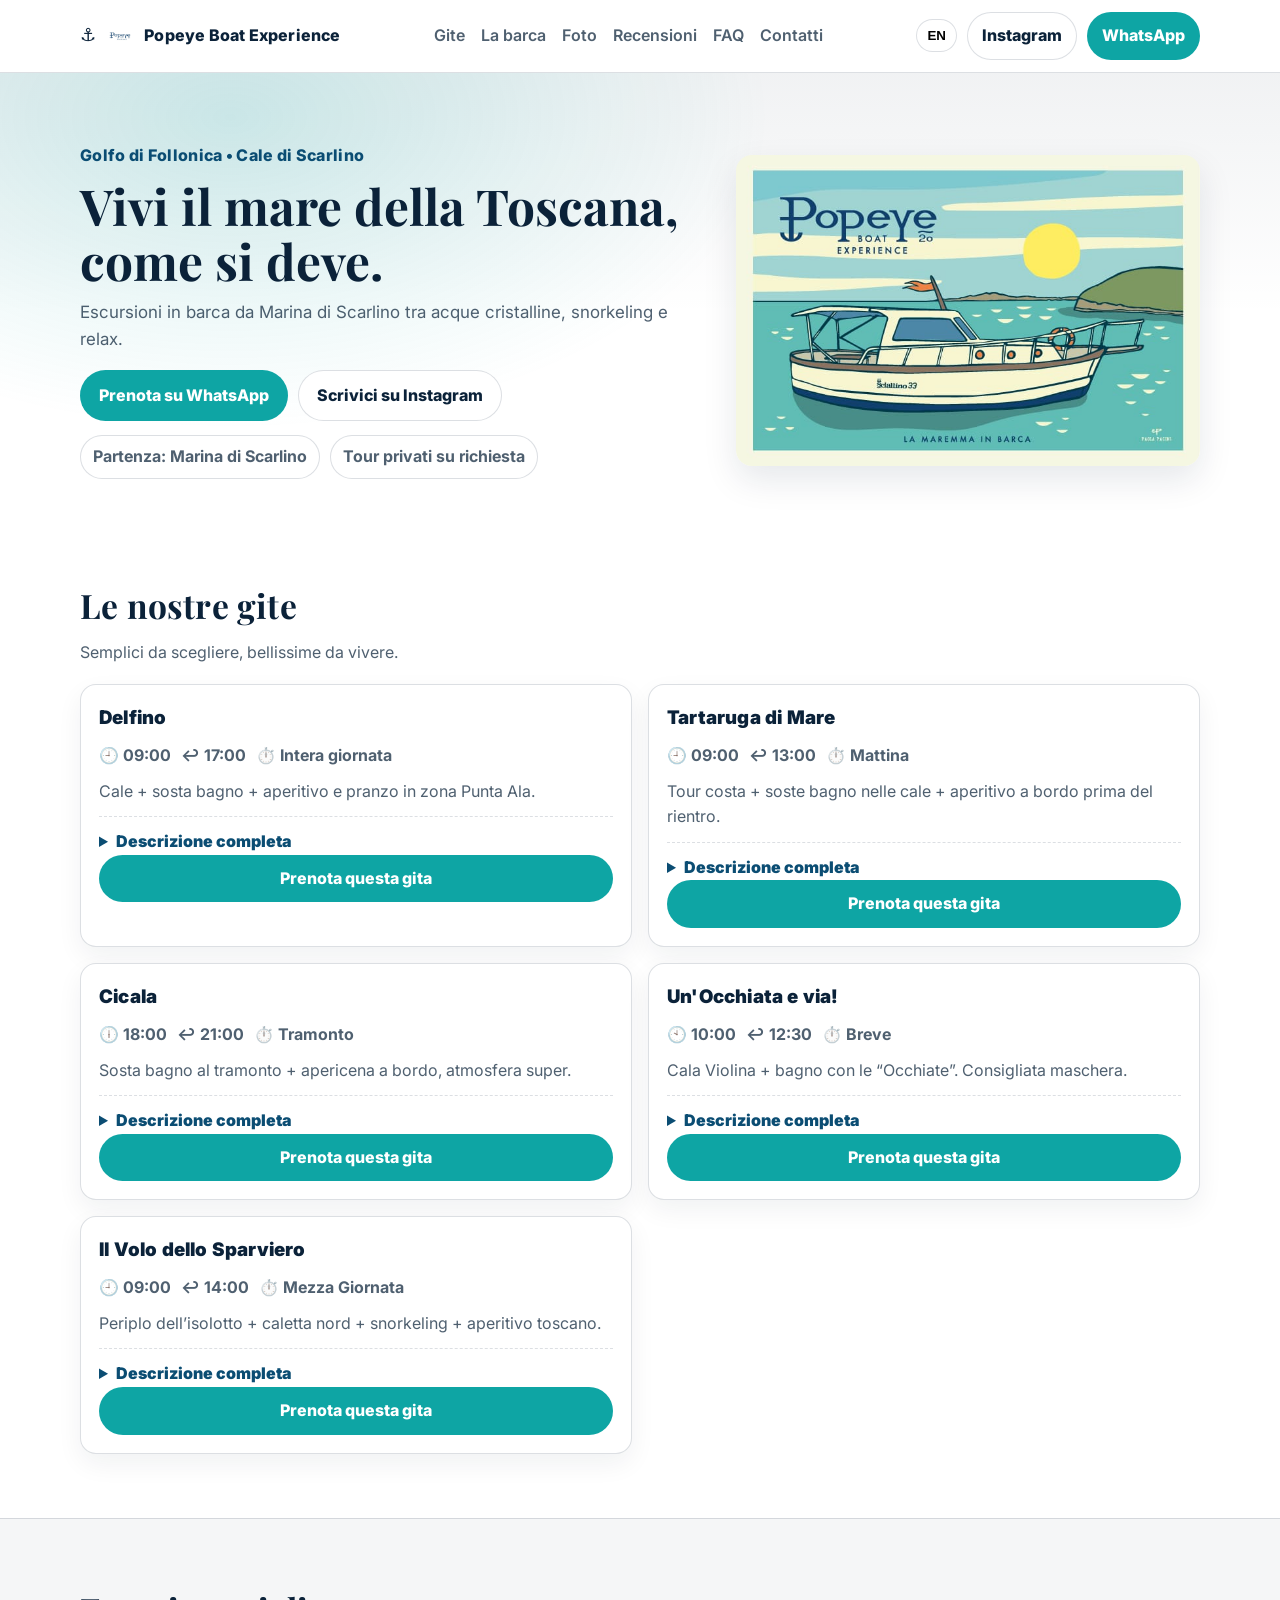
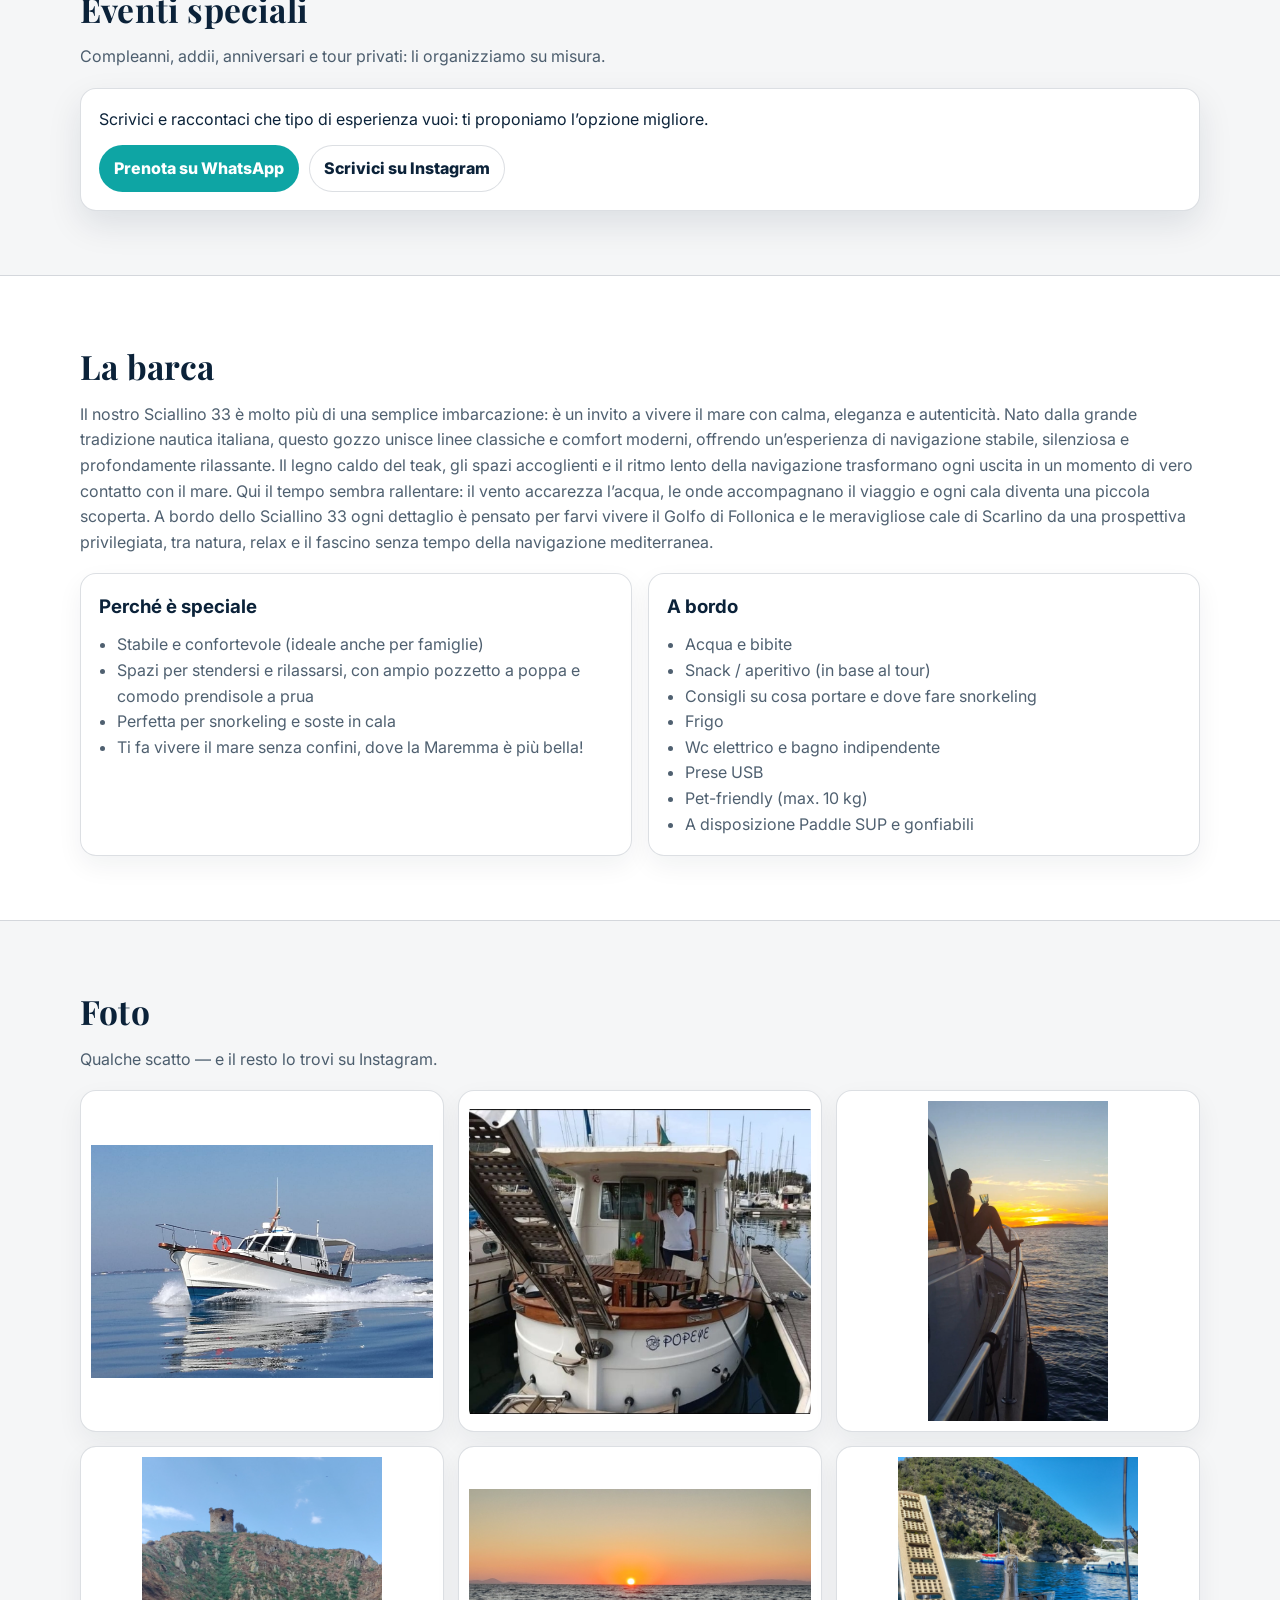
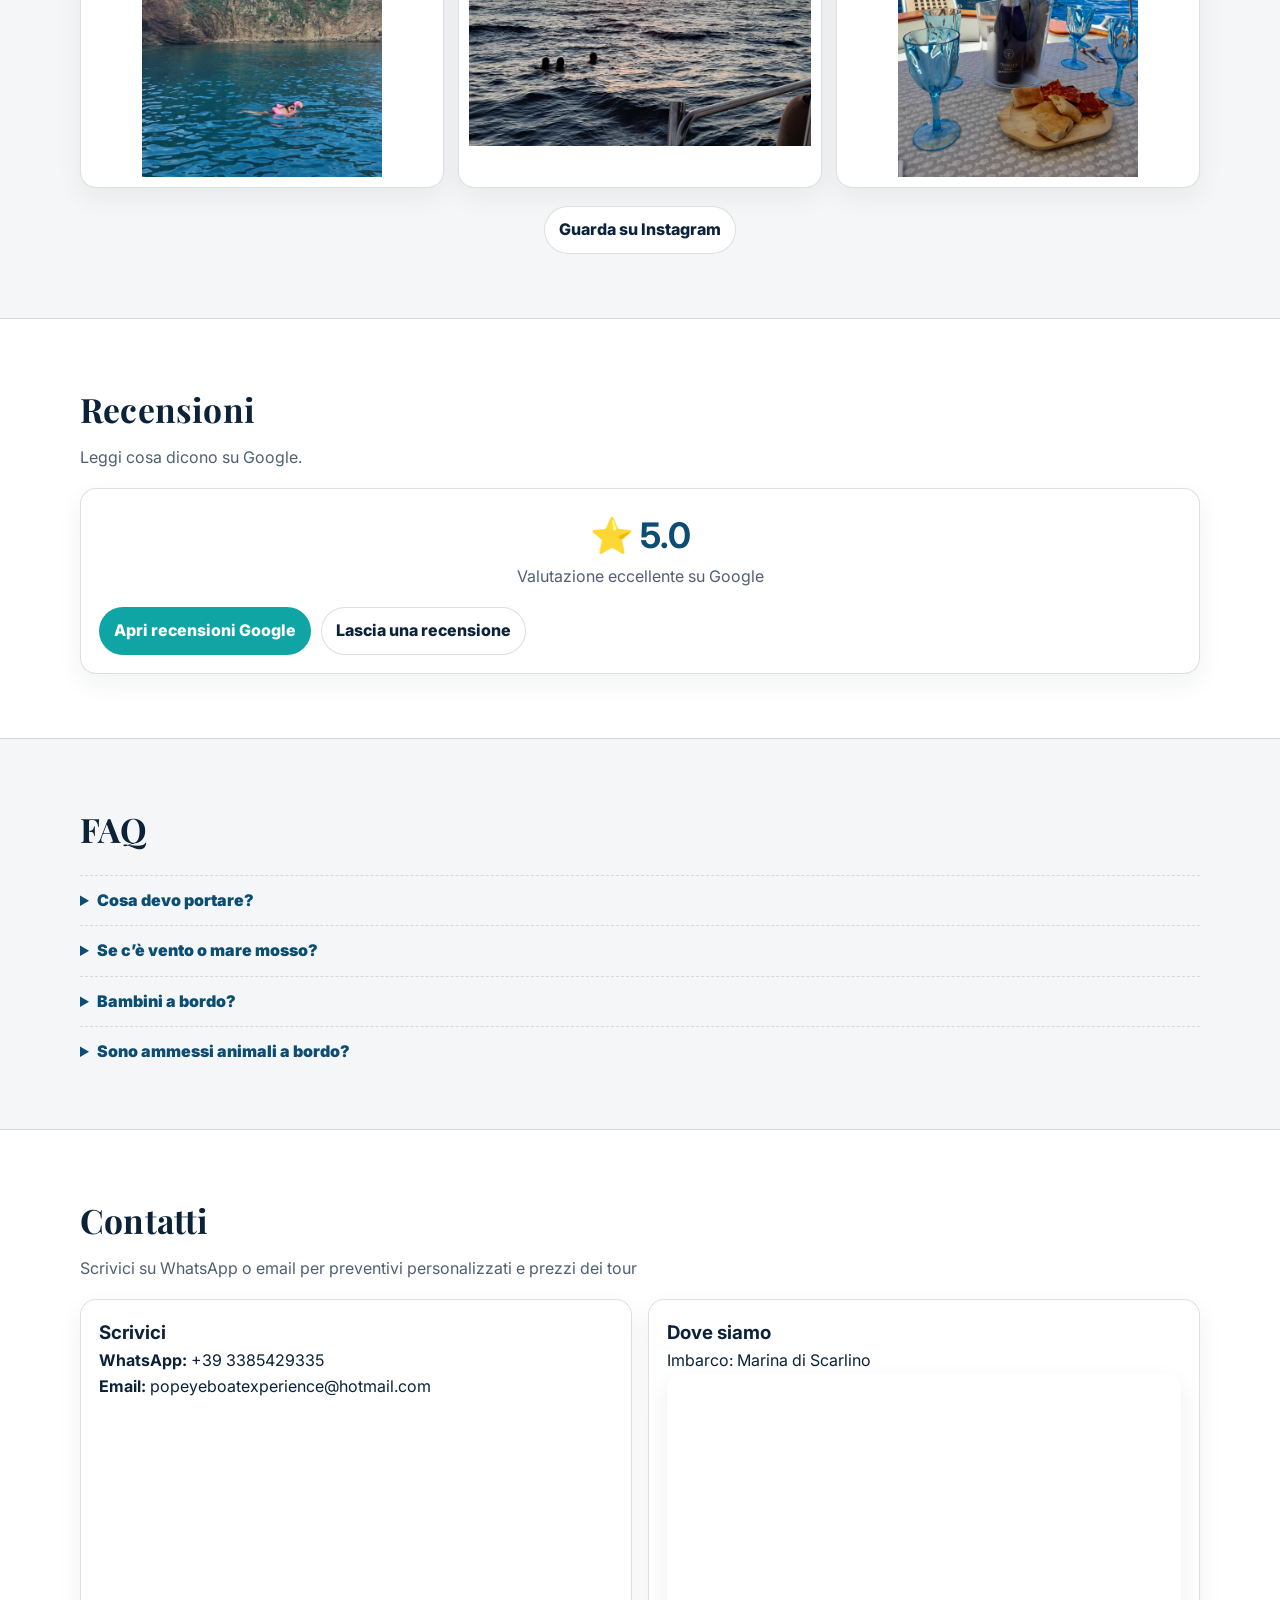
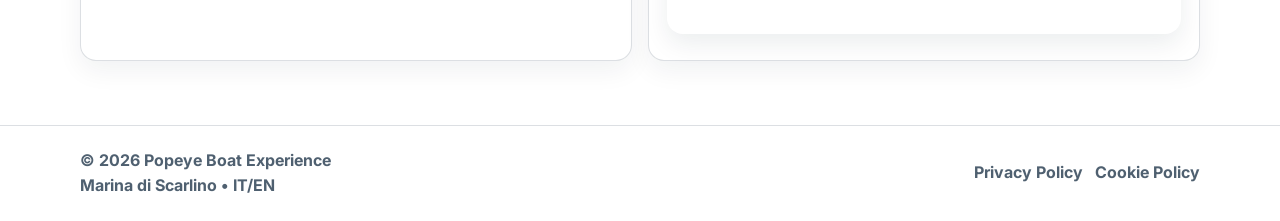
<file: index.html>
<!doctype html>
<html lang="it">
<head>
  <meta charset="utf-8" />
  <meta name="viewport" content="width=device-width, initial-scale=1" />
  <title>Popeye Boat Experience | Gite in Barca nel Golfo di Follonica</title>
  <meta name="description" content="Escursioni in barca dalla Marina di Scarlino tra Cala Violina, Cala Martina, Cala Civette e Isolotto dello Sparviero. Tour in barca, snorkeling, aperitivo al tramonto ed esperienze private nel Golfo di Follonica." />
  <meta name="robots" content="index,follow" />
  <link rel="canonical" href="https://popeyeboatexperience.com/" />
  <meta name="theme-color" content="#0b3b60" />

  <meta property="og:locale" content="it_IT" />
  <meta property="og:type" content="website" />
  <meta property="og:site_name" content="Popeye Boat Experience" />
  <meta property="og:title" content="Popeye Boat Experience | Gite in Barca nel Golfo di Follonica" />
  <meta property="og:description" content="Tour in barca da Marina di Scarlino tra cale, snorkeling, relax e aperitivo al tramonto nel Golfo di Follonica." />
  <meta property="og:image" content="https://popeyeboatexperience.com/assets/images/hero-popeye.jpeg" />
  <meta property="og:url" content="https://popeyeboatexperience.com/" />

  <meta name="twitter:card" content="summary_large_image" />
  <meta name="twitter:title" content="Popeye Boat Experience | Gite in Barca nel Golfo di Follonica" />
  <meta name="twitter:description" content="Escursioni in barca da Marina di Scarlino tra cale cristalline, snorkeling e aperitivo al tramonto." />
  <meta name="twitter:image" content="https://popeyeboatexperience.com/assets/images/hero-popeye.jpeg" />

  <script type="application/ld+json">
  {
    "@context": "https://schema.org",
    "@type": "TouristTrip",
    "name": "Popeye Boat Experience",
    "description": "Escursioni in barca nel Golfo di Follonica con partenza da Marina di Scarlino, tra Cala Violina, Cala Martina, Cala Civette e Isolotto dello Sparviero.",
    "url": "https://popeyeboatexperience.com/",
    "image": "https://popeyeboatexperience.com/assets/images/hero-popeye.jpeg",
    "touristType": ["Famiglie", "Coppie", "Piccoli gruppi"],
    "provider": {
      "@type": "LocalBusiness",
      "name": "Popeye Boat Experience",
      "email": "popeyeboatexperience@hotmail.com",
      "telephone": "+39 3385429335",
      "areaServed": "Golfo di Follonica"
    },
    "departureLocation": {
      "@type": "Marina",
      "name": "Marina di Scarlino"
    },
    "itinerary": [
      { "@type": "Place", "name": "Cala Martina" },
      { "@type": "Place", "name": "Cala Violina" },
      { "@type": "Place", "name": "Cala Civette" },
      { "@type": "Place", "name": "Isolotto dello Sparviero" }
    ]
  }
  </script>

  <script type="application/ld+json">
  {
    "@context": "https://schema.org",
    "@type": "FAQPage",
    "mainEntity": [
      {
        "@type": "Question",
        "name": "Cosa devo portare?",
        "acceptedAnswer": {
          "@type": "Answer",
          "text": "Costume, asciugamano, crema solare, cappello e maschera per snorkeling consigliata."
        }
      },
      {
        "@type": "Question",
        "name": "Se c'è vento o mare mosso?",
        "acceptedAnswer": {
          "@type": "Answer",
          "text": "I tour vengono effettuati solo con condizioni meteo marine ottimali. La conferma viene data il giorno prima della prenotazione e, in caso di cambiamento improvviso, il comandante può rientrare in porto per la sicurezza di tutti a bordo."
        }
      },
      {
        "@type": "Question",
        "name": "Bambini a bordo?",
        "acceptedAnswer": {
          "@type": "Answer",
          "text": "Sì, la barca è stabile e adatta anche alle famiglie."
        }
      },
      {
        "@type": "Question",
        "name": "Sono ammessi animali a bordo?",
        "acceptedAnswer": {
          "@type": "Answer",
          "text": "Sì, sono ammessi animali di piccola taglia fino a 10 kg."
        }
      }
    ]
  }
  </script>

  <link rel="preconnect" href="https://fonts.googleapis.com">
  <link rel="preconnect" href="https://fonts.gstatic.com" crossorigin>
  <link href="https://fonts.googleapis.com/css2?family=Inter:wght@400;600;700&family=Playfair+Display:wght@600;700&display=swap" rel="stylesheet">

  <link rel="stylesheet" href="style.css" />
  <link rel="icon" type="image/svg+xml" href="assets/images/logo_popeye.svg">
</head>

<body>
  <!-- HEADER -->
  <header class="site-header">
    <div class="container header-inner">
      <a class="brand" href="#top" aria-label="Popeye Boat Experience">
        <span class="brand-mark">⚓</span>
        <img src="assets/images/logo_popeye.svg" alt="Popeye Boat Experience logo" class="brand-logo">
        <span class="brand-text">Popeye Boat Experience</span>
      </a>

      <nav class="nav" aria-label="Primary">
        <a href="#tours" data-i18n="nav_tours">Gite</a>
        <a href="#boat" data-i18n="nav_boat">La barca</a>
        <a href="#gallery" data-i18n="nav_gallery">Foto</a>
        <a href="#reviews" data-i18n="nav_reviews">Recensioni</a>
        <a href="#faq" data-i18n="nav_faq">FAQ</a>
        <a href="#contacts" data-i18n="nav_contacts">Contatti</a>
      </nav>

      <div class="header-ctas">
        <button class="lang-toggle" id="langToggle" type="button" aria-label="Toggle language">EN</button>
        <a class="btn btn-ghost" id="igLink" href="#" target="_blank" rel="noreferrer">Instagram</a>
        <a class="btn btn-primary" id="waLink" href="#" target="_blank" rel="noreferrer">WhatsApp</a>
      </div>
    </div>
  </header>

 <!-- HERO -->
<main id="top">
  <section class="hero">
    <div class="container hero-inner">

      <div class="hero-copy">
        <p class="kicker" data-i18n="hero_kicker">Golfo di Follonica • Cale di Scarlino</p>
        <h1 class="hero-title" data-i18n="hero_title">Vivi il mare della Toscana, come si deve.</h1>
        <p class="hero-sub" data-i18n="hero_sub">
          Escursioni in barca dalla Marina di Scarlino tra acque cristalline, snorkeling e relax.
        </p>

        <div class="hero-ctas">
          <a class="btn btn-primary btn-lg" id="waHero" href="#" target="_blank" rel="noreferrer" data-i18n="cta_whatsapp">
            Prenota su WhatsApp
          </a>
          <a class="btn btn-ghost btn-lg" id="igHero" href="#" target="_blank" rel="noreferrer" data-i18n="cta_instagram">
            Scrivici su Instagram
          </a>
        </div>

        <div class="trust">
          <span class="trust-pill" data-i18n="trust_departure">Partenza: Marina di Scarlino</span>
          <span class="trust-pill" data-i18n="trust_private">Tour privati su richiesta</span>
        </div>
      </div>

      <!-- IMMAGINE HERO -->
      <div class="hero-image-box">
        <img src="assets/images/hero-cartolina.jpeg" alt="Boat tour Popeye Boat Experience Scarlino">
      </div>

    </div>
  </section>

    <!-- TOURS -->
    <section class="section" id="tours">
      <div class="container">
        <header class="section-head">
          <h2 data-i18n="tours_title">Le nostre gite</h2>
          <p class="section-sub" data-i18n="tours_sub">Semplici da scegliere, bellissime da vivere!</p>
        </header>

        <div class="grid">
          <!-- Delfino -->
          <article class="card">
            <div class="card-top">
              <h3>Delfino</h3>
              <div class="meta">
                <span data-i18n="meta_dep">🕘 09:00</span>
                <span data-i18n="meta_return_17">↩︎ 17:00</span>
                <span data-i18n="meta_full_day">⏱️ Intera giornata</span>
              </div>
              <p class="lead" data-i18n="delfino_lead">Cale + sosta bagno + aperitivo e pranzo in zona Punta Ala.</p>
            </div>

            <details class="details">
              <summary data-i18n="read_more">Descrizione completa</summary>
              <p data-i18n="delfino_text">
                Partenza alle ore 9 dalla Marina di Scarlino per una giornata tra Cala Martina, Cala Violina e Cala Civette.
                Sosta bagno in una delle baie e piccola colazione a bordo. Proseguimento verso Punta Ala con aperitivo e pranzo.
                Rientro previsto per le ore 17.
              </p>
            </details>

            <a class="btn btn-primary w-full tour-wa" href="#" target="_blank" rel="noreferrer" data-tour="Delfino" data-i18n="cta_book">
              Prenota questa gita
            </a>
          </article>

          <!-- Tartaruga di Mare -->
          <article class="card">
            <div class="card-top">
              <h3>Tartaruga di Mare</h3>
              <div class="meta">
                <span>🕘 09:00</span>
                <span>↩︎ 13:00</span>
                <span data-i18n="meta_morning">⏱️ Mattina</span>
              </div>
              <p class="lead" data-i18n="tarta_lead">Tour costa + soste bagno nelle cale + aperitivo a bordo prima del rientro.</p>
            </div>

            <details class="details">
              <summary data-i18n="read_more">Descrizione completa</summary>
              <p data-i18n="tarta_text">
                La più gettonata! Consigliata per famiglie con bambini.
                Partenza alle ore 9 dalla Marina di Scarlino. Cala Martina, Cala Violina e Cala Civette con soste bagno.
                Aperitivo a bordo prima del rientro. Rientro previsto per le ore 13.
              </p>
            </details>

            <a class="btn btn-primary w-full tour-wa" href="#" target="_blank" rel="noreferrer" data-tour="Tartaruga di Mare" data-i18n="cta_book">
              Prenota questa gita
            </a>
          </article>

          <!-- Cicala -->
          <article class="card">
            <div class="card-top">
              <h3>Cicala</h3>
              <div class="meta">
                <span>🕕 18:00</span>
                <span>↩︎ 21:00</span>
                <span data-i18n="meta_sunset">⏱️ Tramonto</span>
              </div>
              <p class="lead" data-i18n="cicala_lead">Sosta bagno al tramonto + apericena a bordo, atmosfera super.</p>
            </div>

            <details class="details">
              <summary data-i18n="read_more">Descrizione completa</summary>
              <p data-i18n="cicala_text">
                Partenza alle ore 18 dalla Marina di Scarlino. Cala Martina, Cala Violina e Cala Civette.
                Sosta bagno e apericena a bordo. Rientro previsto per le ore 21.
              </p>
            </details>

            <a class="btn btn-primary w-full tour-wa" href="#" target="_blank" rel="noreferrer" data-tour="Cicala" data-i18n="cta_book">
              Prenota questa gita
            </a>
          </article>

          <!-- Un'Occhiata e via! -->
          <article class="card">
            <div class="card-top">
              <h3>Un'Occhiata e via!</h3>
              <div class="meta">
                <span>🕙 10:00</span>
                <span>↩︎ 12:30</span>
                <span data-i18n="meta_short">⏱️ Breve</span>
              </div>
              <p class="lead" data-i18n="occhiata_lead">Cala Violina + bagno con le “Occhiate”. Consigliata maschera.</p>
            </div>

            <details class="details">
              <summary data-i18n="read_more">Descrizione completa</summary>
              <p data-i18n="occhiata_text">
                Partenza alle ore 10 verso Cala Violina. Sosta bagno e snorkeling con le Occhiate, piccoli pesci del nostro mare.
                Piccolo aperitivo a bordo. Rientro previsto per le ore 12:30.
              </p>
            </details>

            <a class="btn btn-primary w-full tour-wa" href="#" target="_blank" rel="noreferrer" data-tour="Un'Occhiata e via!" data-i18n="cta_book">
              Prenota questa gita
            </a>
          </article>

          <!-- Il Volo dello Sparviero -->
          <article class="card">
            <div class="card-top">
              <h3>Il Volo dello Sparviero</h3>
              <div class="meta">
                <span>🕘 09:00</span>
                <span>↩︎ 14:00</span>
                <span data-i18n="meta_islet">⏱️ Mezza giornata</span>
              </div>
              <p class="lead" data-i18n="sparviero_lead">Periplo dell’isolotto + caletta nord + snorkeling + aperitivo toscano.</p>
            </div>

            <details class="details">
              <summary data-i18n="read_more">Descrizione completa</summary>
              <p data-i18n="sparviero_text">
                Partenza alle ore 9 verso l’Isolotto dello Sparviero. Periplo con mare calmo, poi sosta bagno nella caletta nord.
                Aperi-pranzo con stuzzichini toscani. Rientro previsto per le ore 14.
              </p>
            </details>

            <a class="btn btn-primary w-full tour-wa" href="#" target="_blank" rel="noreferrer" data-tour="Il Volo dello Sparviero" data-i18n="cta_book">
              Prenota questa gita
            </a>
          </article>
        </div>
      </div>
    </section>

    <!-- EVENTS -->
    <section class="section section-alt" id="events">
      <div class="container">
        <header class="section-head">
          <h2 data-i18n="events_title">Eventi speciali</h2>
          <p class="section-sub" data-i18n="events_sub">Compleanni, addii, anniversari e tour privati: li organizziamo su misura.</p>
        </header>

        <div class="cta-panel">
          <p data-i18n="events_cta">Scrivici e raccontaci che tipo di esperienza vuoi: ti proponiamo l’opzione migliore.</p>
          <div class="cta-row">
            <a class="btn btn-primary" id="waEvents" href="#" target="_blank" rel="noreferrer" data-i18n="cta_whatsapp">Prenota su WhatsApp</a>
            <a class="btn btn-ghost" id="igEvents" href="#" target="_blank" rel="noreferrer" data-i18n="cta_instagram">Scrivici su Instagram</a>
          </div>
        </div>
      </div>
    </section>

    <!-- BOAT -->
    <section class="section" id="boat">
      <div class="container">
        <header class="section-head">
          <h2 data-i18n="boat_title">La barca</h2>
          <p class="section-sub" data-i18n="boat_sub">
          Il nostro Sciallino 33 è molto più di una semplice imbarcazione: è un invito a vivere il mare con calma, eleganza e autenticità.
          Nato dalla grande tradizione nautica italiana, questo gozzo unisce linee classiche e comfort moderni, offrendo un’esperienza di navigazione stabile, silenziosa e profondamente rilassante.
          Il legno caldo del teak, gli spazi accoglienti e il ritmo lento della navigazione trasformano ogni uscita in un momento di vero contatto con il mare.
          Qui il tempo sembra rallentare: il vento accarezza l’acqua, le onde accompagnano il viaggio e ogni cala diventa una piccola scoperta.
          A bordo dello Sciallino 33 ogni dettaglio è pensato per farvi vivere il Golfo di Follonica e le meravigliose cale di Scarlino da una prospettiva privilegiata, tra natura, relax e il fascino senza tempo della navigazione mediterranea.
          </p>
        </header>

        <div class="two-col">
          <div class="card soft">
            <h3 data-i18n="boat_why_title">Perché è speciale</h3>
            <ul class="bullets">
              <li data-i18n="boat_b1">Stabile e confortevole (ideale anche per famiglie)</li>
              <li data-i18n="boat_b2">Spazi per stendersi e rilassarsi, con ampio pozzetto a poppa e comodo prendisole a prua</li>
              <li data-i18n="boat_b3">Perfetta per snorkeling e soste in cala</li>
              <li data-i18n="boat_b4">Ti fa vivere il mare senza confini, dove la Maremma è più bella!</li>
            </ul>
          </div>

          <div class="card soft">
            <h3 data-i18n="boat_onboard_title">Servizi</h3>
            <ul class="bullets">
              <li data-i18n="boat_o1">Acqua e bibite</li>
              <li data-i18n="boat_o2">Snack / aperitivo (in base al tour)</li>
              <li data-i18n="boat_o3">Con capitano a bordo</li>
              <li data-i18n="boat_o4">Frigo</li>
              <li data-i18n="boat_o5">Wc elettrico e bagno indipendente</li>
              <li data-i18n="boat_o6">Prese USB</li>
              <li data-i18n="boat_o7">Pet-friendly (max. 10 kg)</li>
              <li data-i18n="boat_o8">A disposizione Paddle SUP e gonfiabili</li>
            </ul>
          </div>
        </div>
      </div>
    </section>

    <!-- GALLERY -->
    <section class="section section-alt" id="gallery">
      <div class="container">
        <header class="section-head">
          <h2 data-i18n="gallery_title">Foto</h2>
          <p class="section-sub" data-i18n="gallery_sub">Qualche scatto — il resto lo trovi su Instagram.</p>
        </header>

        <div class="gallery-grid">
          <a class="gallery-item">
            <img src="assets/images/barca.jpeg" alt="Sciallino 33 Popeye Boat Experience">
          </a>

          <a class="gallery-item">
            <img src="assets/images/comandante.jpeg" alt="Comandante Popeye Boat Experience">
          </a>

          <a class="gallery-item">
            <img src="assets/images/tramonto_uno.jpeg" alt="Cale di Scarlino">
          </a>

          <a class="gallery-item">
            <img src="assets/images/sosta_bagno.jpeg" alt="Sosta bagno durante il tour">
          </a>

          <a class="gallery-item">
            <img src="assets/images/tramonto_2.jpeg" alt="Tramonto in barca">
          </a>

          <a class="gallery-item">
            <img src="assets/images/aperitivo.jpeg" alt="Esperienza in barca nel Golfo di Follonica">
          </a>
        </div>

        <div class="center mt-18">
          <a class="btn btn-ghost" id="igGallery" href="#" target="_blank" rel="noreferrer" data-i18n="cta_see_instagram">
            Guarda su Instagram
          </a>
        </div>
      </div>
    </section>
    <!-- REVIEWS -->
    <section class="section" id="reviews">
      <div class="container">
        <header class="section-head">
          <h2 data-i18n="reviews_title">Recensioni</h2>
          <p class="section-sub" data-i18n="reviews_sub">Leggi cosa dicono su Google.</p>
        </header>
        <div class="card">
          <div class="rating-box">
            <div class="rating-score">
              ⭐ <strong>5.0</strong>
            </div>
            <p class="muted">
              Valutazione eccellente su Google
            </p>
          </div>
          
          <div class="cta-row">
            <a class="btn btn-primary" id="googleReviewsLink" href="#" target="_blank" rel="noreferrer">
              Apri recensioni Google
            </a>
            <a class="btn btn-ghost" id="googleLeaveLink" href="#" target="_blank" rel="noreferrer">
              Lascia una recensione
            </a>
          </div>
        </div>
      </div>
    </section>

    <!-- FAQ -->
    <section class="section section-alt" id="faq">
      <div class="container">
        <header class="section-head">
          <h2 data-i18n="faq_title">FAQ</h2>
        </header>

        <div class="faq">
          <details class="details">
            <summary data-i18n="faq1_q">Cosa devo portare?</summary>
            <p data-i18n="faq1_a">Costume, asciugamano, crema solare, cappello e (consigliata) maschera per snorkeling.</p>
          </details>
          <details class="details">
            <summary data-i18n="faq2_q">Se c’è vento o mare mosso?</summary>
            <p data-i18n="faq2_a">I tour vengono effettuati con condizioni meteo marine ottimali. La conferma delle condizioni meteo viene data il giorno prima della prenotazione.
            In caso di cambiamento improvviso delle stesse, il comondante si riserva di rientrare in porto per la sicurezza di tutte le persone a bordo.</p>
          </details>
          <details class="details">
            <summary data-i18n="faq3_q">Bambini a bordo?</summary>
            <p data-i18n="faq3_a">Sì, la barca è stabile e adatta anche alle famiglie. Scrivici per età e dettagli.</p>
          </details>
          <details class="details">
            <summary data-i18n="faq4_q">Sono ammessi animali a bordo?</summary>
            <p data-i18n="faq4_a">Si, Popeye ammette animali di piccola taglia, fino a 10 kg</p>
          </details>
        </div>
      </div>
    </section>

    <!-- CONTACTS -->
    <section class="section" id="contacts">
      <div class="container">
        <header class="section-head">
          <h2 data-i18n="contacts_title">Contatti</h2>
          <p class="section-sub" data-i18n="contacts_sub">Scrivici su WhatsApp o email per preventivi personalizzati e prezzi dei tour</p>
        </header>

        <div class="two-col">
          <div class="card">
            <h3 data-i18n="contacts_write">Scrivici</h3>
            <p><strong>WhatsApp:</strong> +39 3385429335</p>
            <p><strong>Email:</strong> popeyeboatexperience@hotmail.com</p>
          </div>

          <div class="card">
            <h3 data-i18n="contacts_where">Dove siamo</h3>
            <p data-i18n="contacts_port">Imbarco: Marina di Scarlino</p>
            <div class="map">
              <iframe
                src="https://www.google.com/maps/embed?pb=!1m18!1m12!1m3!1d1738.273683603952!2d10.78422395170421!3d42.885164469127844!2m3!1f0!2f0!3f0!3m2!1i1024!2i768!4f13.1!3m3!1m2!1s0x1329db44b909b183%3A0xd800d55ae8066f97!2sPopeye%20Boat%20Experience!5e0!3m2!1sit!2sit!4v1772299163478!5m2!1sit!2sit"
                loading="lazy"
                referrerpolicy="no-referrer-when-downgrade"
                allowfullscreen>
                
                </iframe>
            </div>
          </div>
        </div>
      </div>
    </section>

    <footer class="site-footer">
      <div class="container footer-inner">
        <div>
          <p>© <span id="year"></span> Popeye Boat Experience</p>
          <p class="muted">Marina di Scarlino • IT/EN</p>
        </div>
        
        <div class="footer-links">
          <a href="/privacy-policy.html">Privacy Policy</a>
          <a href="/cookie-policy.html">Cookie Policy</a>
        </div>
      </div>
    </footer>
  </main>

  <script>
    // ==== CONFIG ====
    const WHATSAPP_NUMBER = "393385429335";
    const EMAIL = "popeyeboatexperience@hotmail.com";
    const INSTAGRAM_URL = "https://www.instagram.com/_popeye_20/"; // <-- se diverso, lo cambiamo
    const GOOGLE_REVIEWS_URL = "https://share.google/OciUcv1xl3qEOehFe"; // <-- mi dai link pagina Google e lo metto
    const GOOGLE_LEAVE_REVIEW_URL = "https://g.page/r/CZdvBuha1QDYEBM/review"; // <-- link "lascia recensione"

    function waUrl(message) {
      const text = encodeURIComponent(message);
      return `https://wa.me/${WHATSAPP_NUMBER}?text=${text}`;
    }

    // Set links
    const baseMsgIT = "Ciao! Vorrei informazioni/prenotare una gita in barca con Popeye Boat Experience.";
    const baseMsgEN = "Hi! I'd like info / to book a boat tour with Popeye Boat Experience.";

    const waLinks = ["waLink","waHero","waQuick","waEvents","waContacts"]
      .map(id => document.getElementById(id)).filter(Boolean);

    const igLinks = ["igLink","igHero","igEvents","igGallery","igContacts"]
      .map(id => document.getElementById(id)).filter(Boolean);

    igLinks.forEach(a => a.href = INSTAGRAM_URL);

    document.getElementById("googleReviewsLink").href = GOOGLE_REVIEWS_URL;
    document.getElementById("googleLeaveLink").href = GOOGLE_LEAVE_REVIEW_URL;

    document.getElementById("year").textContent = new Date().getFullYear();

    // ==== i18n (simple) ====
    const dict = {
      it: {
        nav_tours: "Gite", nav_boat: "La barca", nav_gallery: "Foto", nav_reviews: "Recensioni", nav_faq: "FAQ", nav_contacts: "Contatti",
        hero_kicker: "Golfo di Follonica • Cale di Scarlino",
        hero_title: "Vivi il mare della Toscana, come si deve.",
        hero_sub: "Escursioni in barca da Marina di Scarlino tra acque cristalline, snorkeling e relax.",
        cta_whatsapp: "Prenota su WhatsApp",
        cta_instagram: "Scrivici su Instagram",
        cta_book: "Prenota questa gita",
        trust_departure: "Partenza: Marina di Scarlino",
        trust_private: "Tour privati su richiesta",
        quick_title: "Info rapide",
        quick_where: "Dove:", quick_lang: "Lingue:", quick_contact: "Contatto:",
        quick_note: "Rispondiamo il prima possibile 😊",
        tours_title: "Le nostre gite",
        tours_sub: "Semplici da scegliere, bellissime da vivere.",
        meta_dep: "🕘 09:00", meta_return_17: "↩︎ 17:00", meta_full_day: "⏱️ Intera giornata",
        meta_morning: "⏱️ Mattina", meta_sunset: "⏱️ Tramonto", meta_short: "⏱️ Breve", meta_islet: "⏱️ Mezza Giornata",
        read_more: "Descrizione completa",
        delfino_lead: "Cale + sosta bagno + aperitivo e pranzo in zona Punta Ala.",
        tarta_lead: "Tour costa + soste bagno nelle cale + aperitivo a bordo prima del rientro.",
        cicala_lead: "Sosta bagno al tramonto + apericena a bordo, atmosfera super.",
        occhiata_lead: "Cala Violina + bagno con le “Occhiate”. Consigliata maschera.",
        sparviero_lead: "Periplo dell’isolotto + caletta nord + snorkeling + aperitivo toscano.",
        delfino_text: "Partenza alle ore 9 dalla Marina di Scarlino per una giornata tra Cala Martina, Cala Violina e Cala Civette.Sosta bagno in una delle baie e piccola colazione a bordo. Proseguimento verso Punta Ala con aperitivo e pranzo. Rientro previsto per le ore 17.",
        tarta_text: "La più gettonata! Consigliata per famiglie con bambini. Partenza alle ore 9 dalla Marina di Scarlino. Cala Martina, Cala Violina e Cala Civette con soste bagno. Aperitivo a bordo prima del rientro. Rientro previsto per le ore 13.",
        cicala_text: "Partenza alle ore 18 dalla Marina di Scarlino. Cala Martina, Cala Violina e Cala Civette. Sosta bagno e apericena a bordo. Rientro previsto per le ore 21.",
        occhiata_text: "Partenza alle ore 10 verso Cala Violina. Sosta bagno e snorkeling con le Occhiate, piccoli pesci del nostro mare. Piccolo aperitivo a bordo. Rientro previsto per le ore 12:30.",
        sparviero_text: "Partenza alle ore 9 verso l’Isolotto dello Sparviero. Periplo con mare calmo, poi sosta bagno nella caletta nord. Aperi-pranzo con stuzzichini toscani. Rientro previsto per le ore 14.",
        events_title: "Eventi speciali",
        events_sub: "Compleanni, addii, anniversari e tour privati: li organizziamo su misura.",
        events_cta: "Scrivici e raccontaci che tipo di esperienza vuoi: ti proponiamo l’opzione migliore.",
        boat_title: "La barca",
        boat_sub: "Il nostro Sciallino 33 è molto più di una semplice imbarcazione: è un invito a vivere il mare con calma, eleganza e autenticità. Nato dalla grande tradizione nautica italiana, questo gozzo unisce linee classiche e comfort moderni, offrendo un’esperienza di navigazione stabile, silenziosa e profondamente rilassante. Il legno caldo del teak, gli spazi accoglienti e il ritmo lento della navigazione trasformano ogni uscita in un momento di vero contatto con il mare. Qui il tempo sembra rallentare: il vento accarezza l’acqua, le onde accompagnano il viaggio e ogni cala diventa una piccola scoperta. A bordo dello Sciallino 33 ogni dettaglio è pensato per farvi vivere il Golfo di Follonica e le meravigliose cale di Scarlino da una prospettiva privilegiata, tra natura, relax e il fascino senza tempo della navigazione mediterranea.",
        boat_why_title: "Perché è speciale",
        boat_b1: "Stabile e confortevole (ideale anche per famiglie)",
        boat_b2: "Spazi per stendersi e rilassarsi, con ampio pozzetto a poppa e comodo prendisole a prua",
        boat_b3: "Perfetta per snorkeling e soste in cala",
        boat_b4: "Ti fa vivere il mare senza confini, dove la Maremma è più bella!",
        boat_onboard_title: "A bordo",
        boat_o1: "Acqua e bibite",
        boat_o2: "Snack / aperitivo (in base al tour)",
        boat_o3: "Consigli su cosa portare e dove fare snorkeling",
        boat_o4: "Frigo",
        boat_o5: "Wc elettrico e bagno indipendente",
        boat_o6: "Prese USB",
        boat_o7: "Pet-friendly (max. 10 kg)",
        boat_o8: "A disposizione Paddle SUP e gonfiabili",
        gallery_title: "Foto",
        gallery_sub: "Qualche scatto — e il resto lo trovi su Instagram.",
        cta_see_instagram: "Guarda su Instagram",
        reviews_title: "Recensioni",
        reviews_sub: "Leggi cosa dicono su Google.",
        reviews_note: "Qui inseriamo l’embed delle recensioni Google (o un pulsante diretto alla pagina).",
        cta_open_reviews: "Apri recensioni Google",
        cta_leave_review: "Lascia una recensione",
        faq_title: "FAQ",
        faq1_q: "Cosa devo portare?",
        faq1_a: "Costume, asciugamano, crema solare, cappello e (consigliata) maschera per snorkeling.",
        faq2_q: "Se c’è vento o mare mosso?",
        faq2_a: "I tour vengono effettuati con condizioni meteo marine ottimali. La conferma delle condizioni meteo viene data il giorno prima della prenotazione. In caso di cambiamento improvviso delle stesse, il comondante si riserva di rientrare in porto per la sicurezza di tutte le persone a bordo.",
        faq3_q: "Bambini a bordo?",
        faq3_a: "Sì, la barca è stabile e adatta anche alle famiglie. Scrivici per età e dettagli.",
        faq4_q: "Sono ammessi animali a bordo?",
        faq4_a: "Si, Popeye ammette animali di piccola taglia, fino a 10 kg",
        contacts_title: "Contatti",
        contacts_sub: "Scrivici su WhatsApp o email per preventivi personalizzati e prezzi dei tour",
        contacts_write: "Scrivici",
        contacts_where: "Dove siamo",
        contacts_port: "Imbarco: Marina di Scarlino",
      },
      en: {
        nav_tours: "Tours", nav_boat: "The boat", nav_gallery: "Gallery", nav_reviews: "Reviews", nav_faq: "FAQ", nav_contacts: "Contacts",
        hero_kicker: "Gulf of Follonica • Scarlino coves",
        hero_title: "Experience Tuscany’s sea the right way.",
        hero_sub: "Boat tours from Marina di Scarlino: crystal waters, snorkeling and pure relax.",
        cta_whatsapp: "Book on WhatsApp",
        cta_instagram: "DM us on Instagram",
        cta_book: "Book this tour",
        trust_departure: "Departure: Marina di Scarlino",
        trust_private: "Private tours on request",
        quick_title: "Quick info",
        quick_where: "Where:", quick_lang: "Languages:", quick_contact: "Contact:",
        quick_note: "We reply as soon as possible 😊",
        tours_title: "Our tours",
        tours_sub: "Easy to choose, amazing to live.",
        meta_dep: "🕘 09:00", meta_return_17: "↩︎ 17:00", meta_full_day: "⏱️ Full day",
        meta_morning: "⏱️ Morning", meta_sunset: "⏱️ Sunset", meta_short: "⏱️ Short", meta_islet: "⏱️ Half Day",
        read_more: "Full description",
        delfino_lead: "Coves + swim stop + onboard aperitivo and lunch stop near Punta Ala.",
        tarta_lead: "Coast tour + swim stops + onboard aperitivo before return.",
        cicala_lead: "Sunset swim stop + onboard aperitivo dinner, great vibes.",
        occhiata_lead: "Cala Violina + swim with local fish (“Occhiate”). Mask recommended.",
        sparviero_lead: "Islet loop + north cove swim + snorkeling + Tuscan aperitivo.",
        delfino_text: "Departure at 9:00 AM from Marina di Scarlino for a day exploring Cala Martina, Cala Violina and Cala Civette. Swimming stop in one of the bays with a light breakfast on board. Then we continue towards Punta Ala with an aperitif and lunch. Return expected at around 5:00 PM.",
        tarta_text: "The most popular one! Recommended for families with children. Departure at 9:00 AM from Marina di Scarlino. Cala Martina, Cala Violina and Cala Civette with swimming stops. Aperitif on board before returning. Expected return at 1:00 PM.",
        cicala_text: "Departure at 6:00 PM from Marina di Scarlino. Cala Martina, Cala Violina and Cala Civette. Swim stop and onboard aperitivo dinner. Return around 9:00 PM",
        occhiata_text: "Departure at 10:00 AM towards Cala Violina. Swimming stop and snorkeling with Occhiate, small fish typical of our sea. Small aperitif on board. Return expected at 12:30 PM.",
        sparviero_text: "Departure at 9:00 AM towards the Isolotto dello Sparviero. Circumnavigation in calm waters, then a swimming stop in the northern cove. Aperi-lunch with Tuscan appetizers on board. Return expected at 2:00 PM.",
        events_title: "Special events",
        events_sub: "Birthdays, bachelor/hen parties, anniversaries and private tours — tailored for you.",
        events_cta: "Message us with your idea: we’ll suggest the best option.",
        boat_title: "The boat",
        boat_sub: "Our Sciallino 33 is much more than a simple boat: it is an invitation to experience the sea with calm, elegance and authenticity. Born from the great Italian nautical tradition, this classic gozzo combines timeless lines with modern comfort, offering a smooth, stable and deeply relaxing navigation. The warm teak wood, the welcoming spaces and the gentle rhythm of sailing transform every trip into a true connection with the sea. Here time seems to slow down: the wind brushes the water, the waves accompany the journey, and every cove becomes a small discovery. On board the Sciallino 33, every detail is designed to let you experience the Gulf of Follonica and the beautiful coves of Scarlino from a privileged perspective, surrounded by nature, relaxation and the timeless charm of Mediterranean navigation.",
        boat_why_title: "Why it’s great",
        boat_b1: "Stable and comfortable (great for families)",
        boat_b2: "Spaces to lie down and relax, with a spacious cockpit at the stern and a comfortable sunbathing area at the bow.",
        boat_b3: "Perfect for snorkeling and cove stops",
        boat_b4: "It lets you experience the sea without boundaries, where the Maremma is at its most beautiful!",
        boat_onboard_title: "On board",
        boat_o1: "Water and soft drinks",
        boat_o2: "Snacks / aperitivo (depending on tour)",
        boat_o3: "Tips on what to bring and best snorkeling spots",
        boat_o4: "Fridge",
        boat_o5: "Electric toilet and separate bathroom",
        boat_o6: "USB ports",
        boat_o7: "Pet-friendly (max. 10 kg)",
        boat_o8: "Paddle SUP and inflatables available on board",
        gallery_title: "Gallery",
        gallery_sub: "A few shots — see more on Instagram.",
        cta_see_instagram: "See on Instagram",
        reviews_title: "Reviews",
        reviews_sub: "See what people say on Google.",
        reviews_note: "We’ll add the Google reviews embed here (or direct buttons).",
        cta_open_reviews: "Open Google reviews",
        cta_leave_review: "Leave a review",
        faq_title: "FAQ",
        faq1_q: "What should I bring?",
        faq1_a: "Swimsuit, towel, sunscreen, hat, and (recommended) snorkeling mask.",
        faq2_q: "What if it’s windy / rough sea?",
        faq2_a: "Tours are carried out only under optimal sea and weather conditions. Confirmation of the weather conditions is given the day before the booking. In case of sudden changes, the captain reserves the right to return to port to ensure the safety of everyone on board.",
        faq3_q: "Kids on board?",
        faq3_a: "Yes. The boat is stable and family-friendly. Message us for age and details.",
        faq4_q: "Are pets allowed on board?",
        faq4_a: "Yes, Popeye allows small pets on board, up to 10 kg.",
        contacts_title: "Contacts",
        contacts_sub: "Write to us on WhatsApp or email for personalized quotes and tour prices.",
        contacts_write: "Message us",
        contacts_where: "Where we are",
        contacts_port: "Boarding: Marina di Scarlino",
      }
    };

    let lang = "it";

    function applyLang(next) {
      lang = next;
      document.documentElement.lang = lang;

      document.querySelectorAll("[data-i18n]").forEach(el => {
        const key = el.getAttribute("data-i18n");
        if (dict[lang][key]) el.textContent = dict[lang][key];
      });

      // WhatsApp links language-aware
      const baseMsg = (lang === "it") ? baseMsgIT : baseMsgEN;
      waLinks.forEach(a => a.href = waUrl(baseMsg));

      document.querySelectorAll(".tour-wa").forEach(btn => {
        const tour = btn.getAttribute("data-tour") || "Tour";
        const msg = (lang === "it")
          ? `${baseMsgIT}\nTour: ${tour}`
          : `${baseMsgEN}\nTour: ${tour}`;
        btn.href = waUrl(msg);
      });

      document.getElementById("langToggle").textContent = (lang === "it") ? "EN" : "IT";
    }

    document.getElementById("langToggle").addEventListener("click", () => {
      applyLang(lang === "it" ? "en" : "it");
    });

    applyLang("it");
  </script>
</body>
</html>
</file>
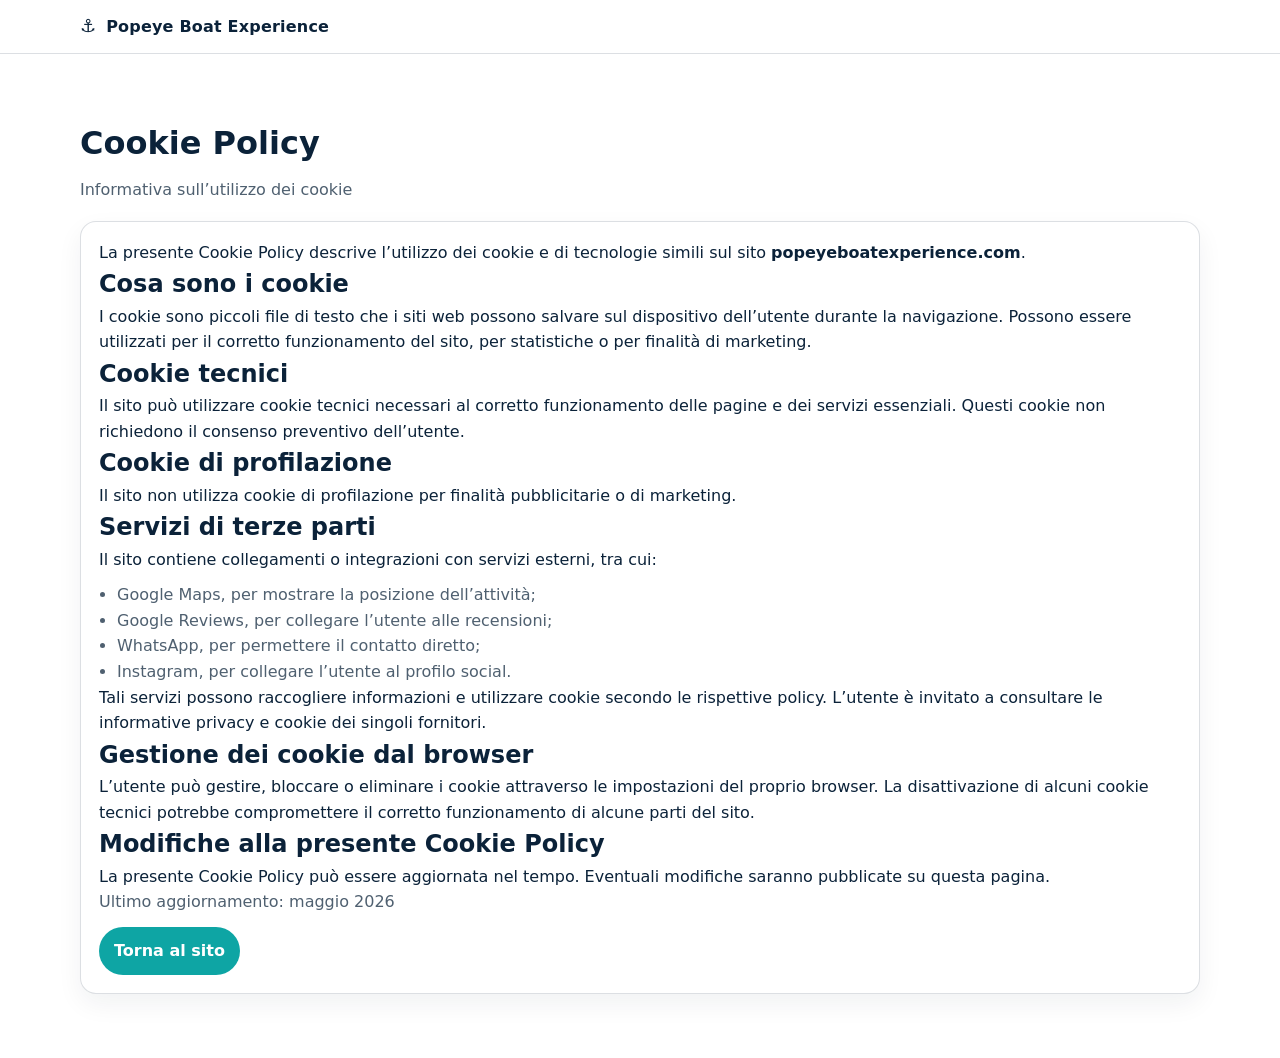
<file: cookie-policy.html>
<!doctype html>
<html lang="it">
<head>
  <meta charset="utf-8">
  <meta name="viewport" content="width=device-width, initial-scale=1">
  <title>Cookie Policy | Popeye Boat Experience</title>
  <meta name="robots" content="index, follow">
  <link rel="stylesheet" href="style.css">
</head>

<body>
  <header class="site-header">
    <div class="container header-inner">
      <a class="brand" href="/">
        <span class="brand-mark">⚓</span>
        <span class="brand-text">Popeye Boat Experience</span>
      </a>
    </div>
  </header>

  <main class="section">
    <div class="container">
      <header class="section-head">
        <h1>Cookie Policy</h1>
        <p class="section-sub">Informativa sull’utilizzo dei cookie</p>
      </header>

      <div class="card">
        <p>
          La presente Cookie Policy descrive l’utilizzo dei cookie e di tecnologie simili sul sito
          <strong>popeyeboatexperience.com</strong>.
        </p>

        <h2>Cosa sono i cookie</h2>
        <p>
          I cookie sono piccoli file di testo che i siti web possono salvare sul dispositivo dell’utente durante la navigazione.
          Possono essere utilizzati per il corretto funzionamento del sito, per statistiche o per finalità di marketing.
        </p>

        <h2>Cookie tecnici</h2>
        <p>
          Il sito può utilizzare cookie tecnici necessari al corretto funzionamento delle pagine e dei servizi essenziali.
          Questi cookie non richiedono il consenso preventivo dell’utente.
        </p>

        <h2>Cookie di profilazione</h2>
        <p>
          Il sito non utilizza cookie di profilazione per finalità pubblicitarie o di marketing.
        </p>

        <h2>Servizi di terze parti</h2>
        <p>
          Il sito contiene collegamenti o integrazioni con servizi esterni, tra cui:
        </p>

        <ul class="bullets">
          <li>Google Maps, per mostrare la posizione dell’attività;</li>
          <li>Google Reviews, per collegare l’utente alle recensioni;</li>
          <li>WhatsApp, per permettere il contatto diretto;</li>
          <li>Instagram, per collegare l’utente al profilo social.</li>
        </ul>

        <p>
          Tali servizi possono raccogliere informazioni e utilizzare cookie secondo le rispettive policy. L’utente è invitato
          a consultare le informative privacy e cookie dei singoli fornitori.
        </p>

        <h2>Gestione dei cookie dal browser</h2>
        <p>
          L’utente può gestire, bloccare o eliminare i cookie attraverso le impostazioni del proprio browser.
          La disattivazione di alcuni cookie tecnici potrebbe compromettere il corretto funzionamento di alcune parti del sito.
        </p>

        <h2>Modifiche alla presente Cookie Policy</h2>
        <p>
          La presente Cookie Policy può essere aggiornata nel tempo. Eventuali modifiche saranno pubblicate su questa pagina.
        </p>

        <p class="muted">Ultimo aggiornamento: maggio 2026</p>

        <div class="cta-row">
          <a class="btn btn-primary" href="/">Torna al sito</a>
        </div>
      </div>
    </div>
  </main>
</body>
</html>
</file>
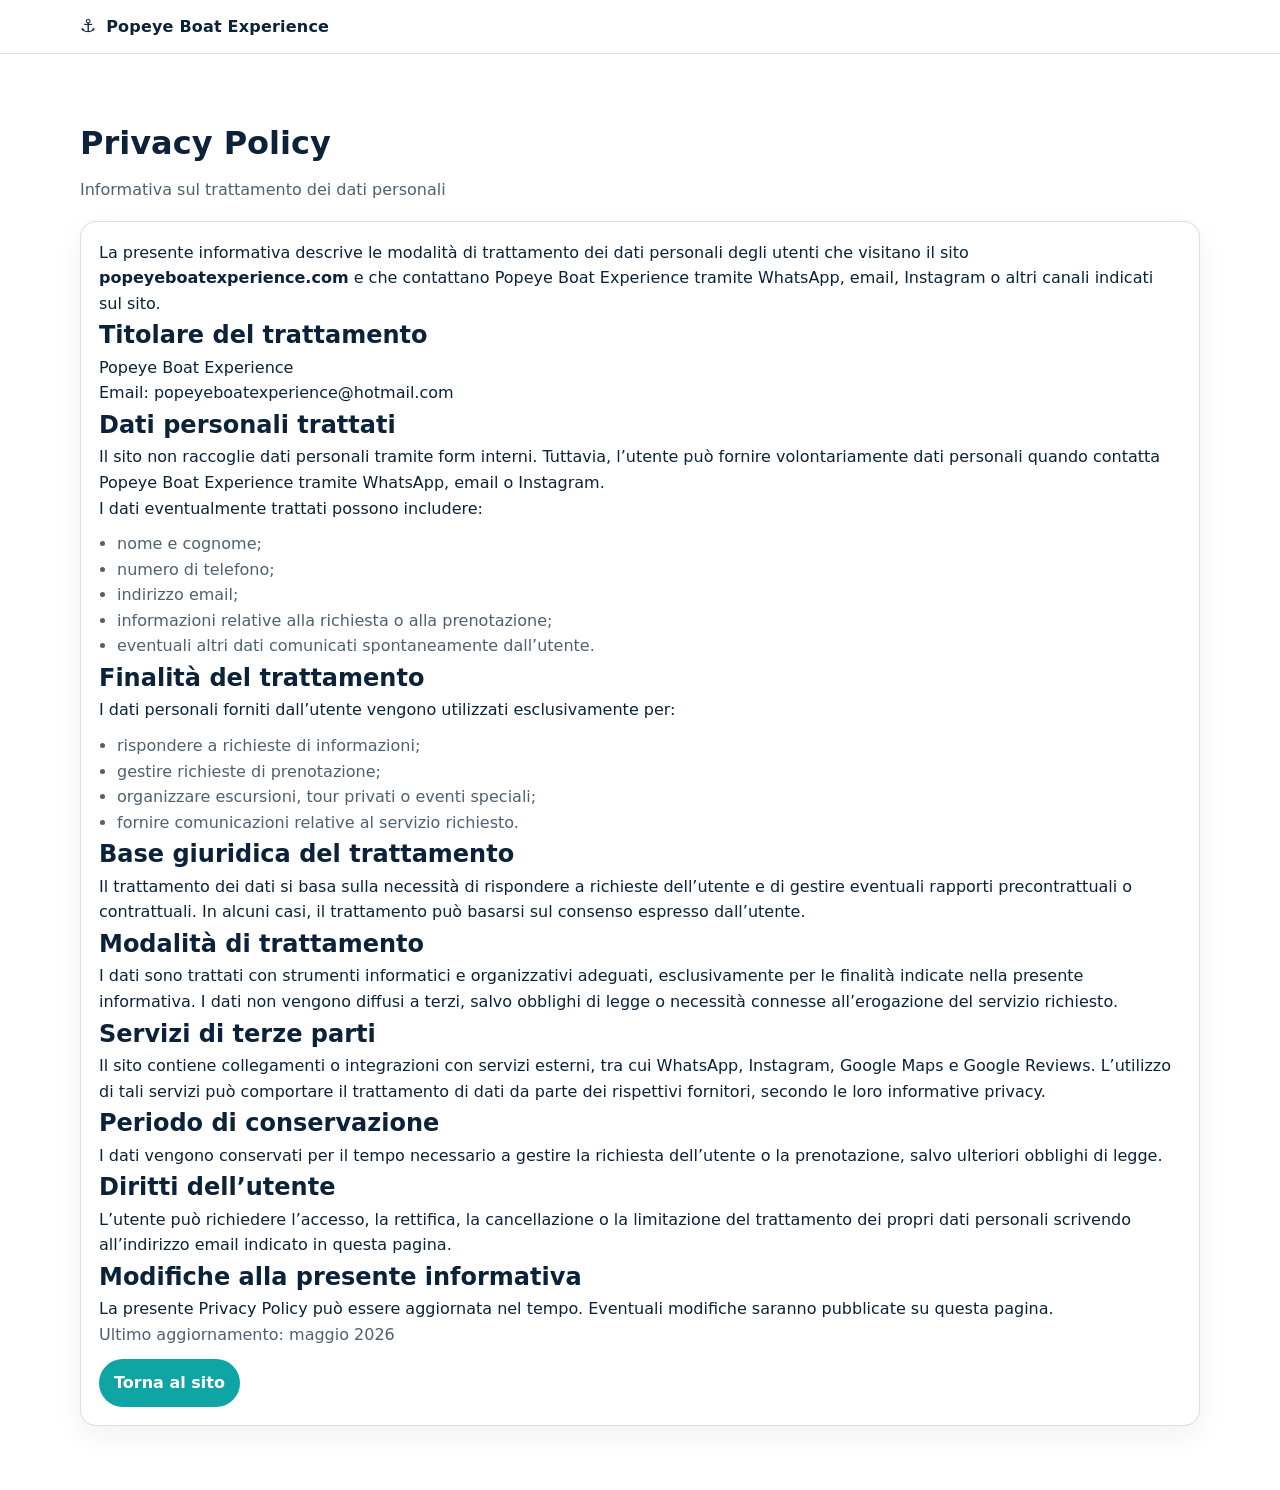
<file: privacy-policy.html>
<!doctype html>
<html lang="it">
<head>
  <meta charset="utf-8">
  <meta name="viewport" content="width=device-width, initial-scale=1">
  <title>Privacy Policy | Popeye Boat Experience</title>
  <meta name="robots" content="index, follow">
  <link rel="stylesheet" href="style.css">
</head>

<body>
  <header class="site-header">
    <div class="container header-inner">
      <a class="brand" href="/">
        <span class="brand-mark">⚓</span>
        <span class="brand-text">Popeye Boat Experience</span>
      </a>
    </div>
  </header>

  <main class="section">
    <div class="container">
      <header class="section-head">
        <h1>Privacy Policy</h1>
        <p class="section-sub">Informativa sul trattamento dei dati personali</p>
      </header>

      <div class="card">
        <p>
          La presente informativa descrive le modalità di trattamento dei dati personali degli utenti che visitano il sito
          <strong>popeyeboatexperience.com</strong> e che contattano Popeye Boat Experience tramite WhatsApp, email,
          Instagram o altri canali indicati sul sito.
        </p>

        <h2>Titolare del trattamento</h2>
        <p>
          Popeye Boat Experience<br>
          Email: <a href="mailto:popeyeboatexperience@hotmail.com">popeyeboatexperience@hotmail.com</a>
        </p>

        <h2>Dati personali trattati</h2>
        <p>
          Il sito non raccoglie dati personali tramite form interni. Tuttavia, l’utente può fornire volontariamente
          dati personali quando contatta Popeye Boat Experience tramite WhatsApp, email o Instagram.
        </p>

        <p>I dati eventualmente trattati possono includere:</p>
        <ul class="bullets">
          <li>nome e cognome;</li>
          <li>numero di telefono;</li>
          <li>indirizzo email;</li>
          <li>informazioni relative alla richiesta o alla prenotazione;</li>
          <li>eventuali altri dati comunicati spontaneamente dall’utente.</li>
        </ul>

        <h2>Finalità del trattamento</h2>
        <p>I dati personali forniti dall’utente vengono utilizzati esclusivamente per:</p>
        <ul class="bullets">
          <li>rispondere a richieste di informazioni;</li>
          <li>gestire richieste di prenotazione;</li>
          <li>organizzare escursioni, tour privati o eventi speciali;</li>
          <li>fornire comunicazioni relative al servizio richiesto.</li>
        </ul>

        <h2>Base giuridica del trattamento</h2>
        <p>
          Il trattamento dei dati si basa sulla necessità di rispondere a richieste dell’utente e di gestire eventuali
          rapporti precontrattuali o contrattuali. In alcuni casi, il trattamento può basarsi sul consenso espresso
          dall’utente.
        </p>

        <h2>Modalità di trattamento</h2>
        <p>
          I dati sono trattati con strumenti informatici e organizzativi adeguati, esclusivamente per le finalità indicate
          nella presente informativa. I dati non vengono diffusi a terzi, salvo obblighi di legge o necessità connesse
          all’erogazione del servizio richiesto.
        </p>

        <h2>Servizi di terze parti</h2>
        <p>
          Il sito contiene collegamenti o integrazioni con servizi esterni, tra cui WhatsApp, Instagram, Google Maps e
          Google Reviews. L’utilizzo di tali servizi può comportare il trattamento di dati da parte dei rispettivi fornitori,
          secondo le loro informative privacy.
        </p>

        <h2>Periodo di conservazione</h2>
        <p>
          I dati vengono conservati per il tempo necessario a gestire la richiesta dell’utente o la prenotazione, salvo
          ulteriori obblighi di legge.
        </p>

        <h2>Diritti dell’utente</h2>
        <p>
          L’utente può richiedere l’accesso, la rettifica, la cancellazione o la limitazione del trattamento dei propri dati
          personali scrivendo all’indirizzo email indicato in questa pagina.
        </p>

        <h2>Modifiche alla presente informativa</h2>
        <p>
          La presente Privacy Policy può essere aggiornata nel tempo. Eventuali modifiche saranno pubblicate su questa pagina.
        </p>

        <p class="muted">Ultimo aggiornamento: maggio 2026</p>

        <div class="cta-row">
          <a class="btn btn-primary" href="/">Torna al sito</a>
        </div>
      </div>
    </div>
  </main>
</body>
</html>
</file>
<file: style.css>
:root{
  --bg: #ffffff;
  --ink: #0b2239;       /* navy */
  --muted: rgba(11,34,57,.72);
  --line: rgba(11,34,57,.14);
  --soft: rgba(11,34,57,.04);

  --accent: #0ea5a4;    /* acqua */
  --accent-2: #0b4d73;  /* navy brillante */
  --radius: 16px;
  --shadow: 0 14px 34px rgba(11,34,57,.10);
}

*{ box-sizing: border-box; margin: 0; padding: 0; }
html{ scroll-behavior: smooth; }
body{
  font-family: Inter, system-ui, -apple-system, BlinkMacSystemFont, sans-serif;
  color: var(--ink);
  background: var(--bg);
  line-height: 1.6;
}

a{ color: inherit; text-decoration: none; }
.container{ width: min(1120px, calc(100% - 40px)); margin: 0 auto; }

.site-header{
  position: sticky;
  top: 0;
  z-index: 20;
  background: rgba(255,255,255,.82);
  backdrop-filter: blur(10px);
  border-bottom: 1px solid var(--line);
}

.header-inner{
  display: flex;
  align-items: center;
  justify-content: space-between;
  gap: 14px;
  padding: 12px 0;
}

.brand{
  display: flex;
  align-items: center;
  gap: 10px;
  font-weight: 800;
}
.brand-mark{ font-size: 18px; }
.brand-text{ letter-spacing: .2px; }

.nav{
  display: none;
  gap: 16px;
  font-weight: 600;
  color: var(--muted);
}
.nav a:hover{ color: var(--ink); }

.header-ctas{
  display: flex;
  align-items: center;
  gap: 10px;
}

.lang-toggle{
  border: 1px solid var(--line);
  background: #fff;
  border-radius: 999px;
  padding: 8px 10px;
  font-weight: 800;
  cursor: pointer;
}

.btn{
  display: inline-flex;
  align-items: center;
  justify-content: center;
  gap: 8px;
  border-radius: 999px;
  padding: 10px 14px;
  font-weight: 800;
  border: 1px solid transparent;
  transition: transform .15s ease, box-shadow .15s ease, background .15s ease;
}
.btn:hover{ transform: translateY(-1px); box-shadow: 0 10px 24px rgba(11,34,57,.12); }
.btn:active{ transform: translateY(0); box-shadow: none; }

.btn-primary{
  background: var(--accent);
  color: #fff;
}
.btn-ghost{
  background: #fff;
  border-color: var(--line);
  color: var(--ink);
}
.btn-lg{ padding: 12px 18px; }
.w-full{ width: 100%; }

.hero{
  padding: 70px 0 36px;
  background:
    radial-gradient(900px 520px at 18% 10%, rgba(14,165,164,.18), transparent 60%),
    linear-gradient(180deg, rgba(11,34,57,.06), transparent 55%);
}

.hero-inner{
  display: grid;
  gap: 28px;
  align-items: center;
}

.hero-image-box{
  border-radius: var(--radius);
  overflow: hidden;
  box-shadow: var(--shadow);
  max-width: 520px;
  width: 100%;
  justify-self: end;
}

.hero-image-box img{
  width: 100%;
  height: auto;
  display: block;
  object-fit: contain;
}

@media (min-width: 860px){
  .hero-inner{
    grid-template-columns: 1.15fr .85fr;
  }
}

.kicker{
  font-weight: 800;
  color: var(--accent-2);
  letter-spacing: .3px;
  margin-bottom: 10px;
}

.hero-title{
  font-family: "Playfair Display", serif;
  font-weight: 700;
  font-size: clamp(2rem, 4vw, 3.1rem);
  line-height: 1.1;
  margin-bottom: 12px;
}

.hero-sub{
  color: var(--muted);
  font-size: 1.06rem;
  max-width: 55ch;
}

.hero-ctas{
  display: flex;
  gap: 10px;
  flex-wrap: wrap;
  margin-top: 16px;
}

.trust{
  margin-top: 14px;
  display: flex;
  gap: 10px;
  flex-wrap: wrap;
}
.trust-pill{
  border: 1px solid var(--line);
  background: #fff;
  padding: 8px 12px;
  border-radius: 999px;
  font-weight: 700;
  color: var(--muted);
}

.hero-card{
  border-radius: var(--radius);
  background: #fff;
  border: 1px solid var(--line);
  box-shadow: var(--shadow);
}
.hero-card-inner{ padding: 18px; }
.quick-list{ margin-top: 10px; padding-left: 18px; color: var(--muted); }
.small{ font-size: .95rem; }
.muted{ color: var(--muted); }

.section{ padding: 64px 0; }
.section-alt{ background: var(--soft); border-top: 1px solid var(--line); border-bottom: 1px solid var(--line); }

.section-head{
  margin-bottom: 18px;
}
.section-head h2{
  font-family: "Playfair Display", serif;
  font-weight: 700;
  font-size: 2.1rem;
  letter-spacing: .2px;
}
.section-sub{ margin-top: 8px; color: var(--muted); }

.grid{
  display: grid;
  grid-template-columns: 1fr;
  gap: 16px;
}

.card{
  background: #fff;
  border: 1px solid var(--line);
  border-radius: var(--radius);
  padding: 18px;
  box-shadow: 0 10px 26px rgba(11,34,57,.06);
}
.card.soft{ background: rgba(255,255,255,.75); }

.card-top h3{
  font-weight: 900;
  letter-spacing: .2px;
  margin-bottom: 10px;
}
.meta{
  display: flex;
  flex-wrap: wrap;
  gap: 10px;
  color: var(--muted);
  font-weight: 700;
  margin-bottom: 10px;
}
.lead{ color: var(--muted); }

.details{
  margin-top: 12px;
  border-top: 1px dashed var(--line);
  padding-top: 12px;
}
.details summary{
  cursor: pointer;
  font-weight: 900;
  color: var(--accent-2);
}
.details p{ margin-top: 10px; color: var(--muted); }

.two-col{
  display: grid;
  grid-template-columns: 1fr;
  gap: 16px;
}

.bullets{
  padding-left: 18px;
  margin-top: 10px;
  color: var(--muted);
}

.cta-panel{
  border: 1px solid var(--line);
  border-radius: var(--radius);
  background: #fff;
  padding: 18px;
  box-shadow: var(--shadow);
}
.cta-row{
  margin-top: 12px;
  display: flex;
  gap: 10px;
  flex-wrap: wrap;
}

.gallery-grid{
  display: grid;
  grid-template-columns: repeat(2, 1fr);
  gap: 14px;
}

.gallery-item{
  display: flex;
  align-items: center;
  justify-content: center;
  min-height: 240px;
  padding: 10px;
  background: #fff;
  border: 1px solid var(--line);
  border-radius: var(--radius);
  box-shadow: 0 10px 26px rgba(11,34,57,.06);
  overflow: hidden;
}

.gallery-item img{
  width: 100%;
  height: 100%;
  max-height: 320px;
  object-fit: contain;
  display: block;
  border-radius: 12px;
  transition: transform .28s ease;
}

.gallery-item:hover img{
  transform: scale(1.06);
}

@media (min-width: 860px){
  .gallery-grid{
    grid-template-columns: repeat(3, 1fr);
  }

  .gallery-item{
    min-height: 280px;
  }
}

.center{ text-align: center; }
.mt-12{ margin-top: 12px; }
.mt-18{ margin-top: 18px; }

.site-footer{
  border-top: 1px solid var(--line);
  padding: 22px 0;
}
.footer-inner{
  display: flex;
  align-items: center;
  justify-content: space-between;
  gap: 10px;
  flex-wrap: wrap;
  color: var(--muted);
  font-weight: 700;
}

@media (min-width: 860px){
  .nav{ display: flex; }
  .hero-inner{ grid-template-columns: 1.15fr .85fr; }
  .grid{ grid-template-columns: repeat(2, 1fr); }
  .two-col{ grid-template-columns: repeat(2, 1fr); }
  .gallery-grid{ grid-template-columns: repeat(3, 1fr); }
}

/* === GOOGLE REVIEWS === */

.rating-box{
  text-align: center;
  margin-bottom: 18px;
}

.rating-score{
  font-size: 2.2rem;
  font-weight: 900;
  color: var(--accent-2);
}

.map iframe{
  width: 100%;
  height: 260px;
  border: 0;
  border-radius: var(--radius);
  box-shadow: 0 10px 25px rgba(11,34,57,.08);
}

.brand-logo{
  width: 28px;
  height: 28px;
  display: block;
  object-fit: contain;
}

.footer-links{
  display: flex;
  gap: 12px;
  flex-wrap: wrap;
}

.footer-links a{
  color: var(--muted);
  font-weight: 700;
}

.footer-links a:hover{
  color: var(--ink);
}
</file>
